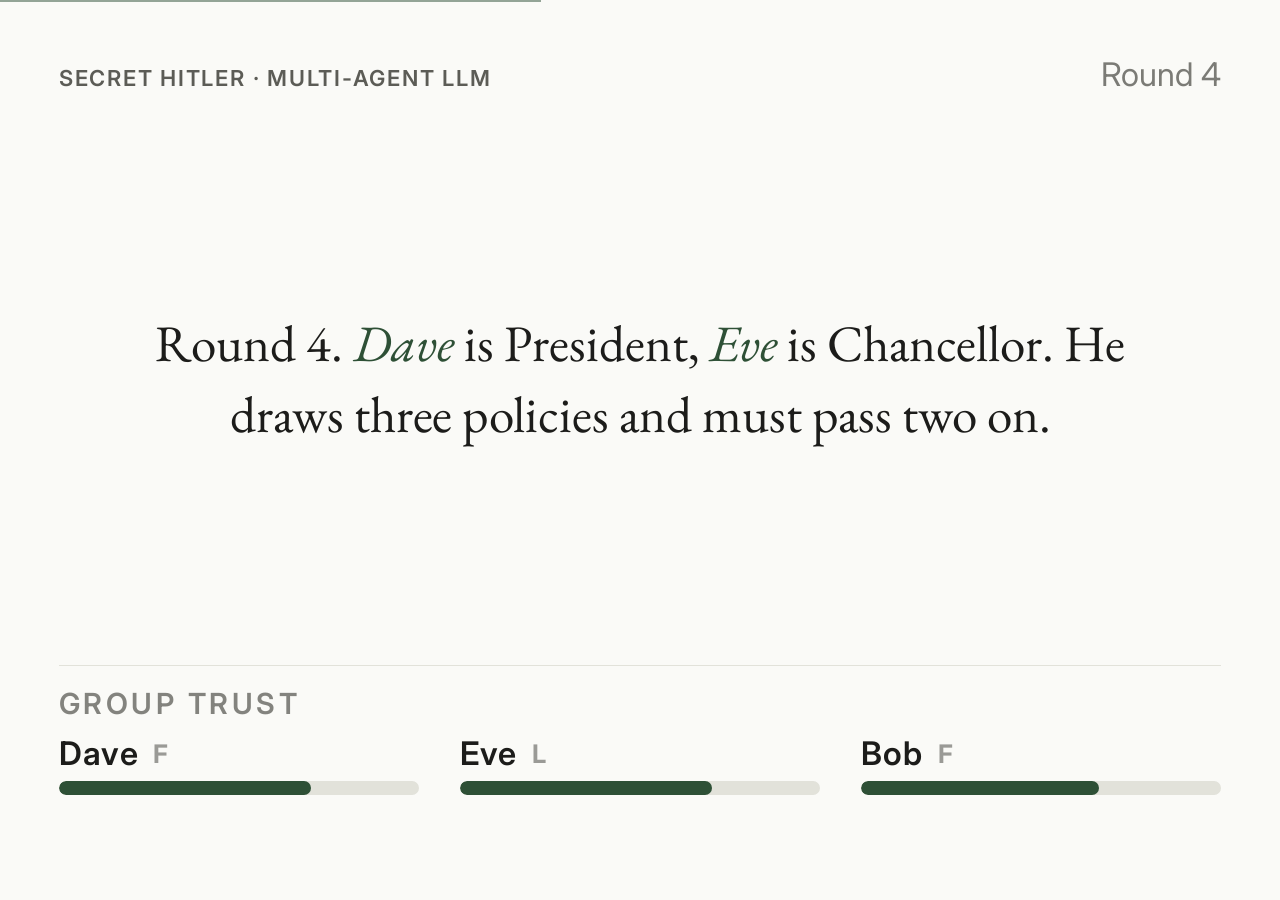
<file: secret-hitler-exchange/index.html>
<!DOCTYPE html>
<html lang="en">
<head>
<meta charset="UTF-8">
<meta name="viewport" content="width=device-width, initial-scale=1.0">
<title>Two-channel exchange — public speech vs. private reasoning</title>
<!--
  Self-contained animated component for the "Multi-agent LLM simulation of
  Secret Hitler" card. Fuses two ideas:
    (1) a two-channel chat — what an agent SAYS (public, accent) vs. what it
        THINKS (private chain-of-thought, muted italic);
    (2) a trust meter — group trust toward each player erodes in real time.
  No build step, no dependencies. Drop the folder in, embed via <iframe>, or
  open index.html directly. Edit the BEATS array below to swap in real logs.
-->
<link rel="preconnect" href="https://fonts.googleapis.com">
<link rel="preconnect" href="https://fonts.gstatic.com" crossorigin>
<link href="https://fonts.googleapis.com/css2?family=EB+Garamond:ital,wght@0,400..700;1,400..700&family=Inter:wght@400;500;600;700&display=swap" rel="stylesheet">
<style>
  :root {
    --bg-color: #fafaf7;
    --text-primary: #1c1c1a;
    --text-secondary: #5c5c56;
    --accent-color: #2e5036;
    --accent-light: #eef3ef;
    --border-color: #e2e2da;
    --danger: #9a3b2e;       /* trust erosion, used sparingly */
    --font-serif: "EB Garamond", Georgia, serif;
    --font-sans: "Inter", -apple-system, BlinkMacSystemFont, "Segoe UI", Roboto, sans-serif;
  }

  * { box-sizing: border-box; margin: 0; padding: 0; }

  html, body { height: 100%; }

  body {
    background: var(--bg-color);
    color: var(--text-primary);
    font-family: var(--font-serif);
    -webkit-font-smoothing: antialiased;
    -moz-osx-font-smoothing: grayscale;
    display: flex;
    align-items: stretch;
    justify-content: center;
  }

  /* The stage uses a container query unit so type scales with the card. */
  .stage {
    position: relative;
    width: 100%;
    height: 100%;
    container-type: size;
    display: flex;
    flex-direction: column;
    padding: 4.2cqw 4.6cqw;
    gap: 3cqh;
    overflow: hidden;
  }

  /* ---- Header strip ---- */
  .hdr {
    display: flex;
    align-items: baseline;
    justify-content: space-between;
    font-family: var(--font-sans);
    flex: 0 0 auto;
  }
  .hdr .game {
    font-size: 3.1cqw;
    font-weight: 600;
    letter-spacing: 0.08em;
    text-transform: uppercase;
    color: var(--text-secondary);
  }
  .hdr .round {
    font-size: 2.8cqw;
    color: var(--text-secondary);
    opacity: 0.8;
  }

  /* ---- Scene: the active exchange ---- */
  .scene {
    position: relative;
    flex: 1 1 auto;
    min-height: 0;
    display: flex;
    flex-direction: column;
    justify-content: center;
  }

  .beat {
    position: absolute;
    inset: 0;
    display: flex;
    flex-direction: column;
    justify-content: center;
    gap: 2.4cqh;
    opacity: 0;
    transform: translateY(2.2cqh);
    transition: opacity 0.55s ease, transform 0.55s ease;
    pointer-events: none;
  }
  .beat.active { opacity: 1; transform: translateY(0); }

  .speaker {
    font-family: var(--font-sans);
    font-size: 3cqw;
    font-weight: 600;
    letter-spacing: 0.1em;
    text-transform: uppercase;
    display: flex;
    align-items: center;
    gap: 1.4cqw;
  }
  .speaker .dot {
    width: 1.9cqw; height: 1.9cqw;
    border-radius: 50%;
    flex: 0 0 auto;
  }
  .faction-F { color: var(--accent-color); }
  .faction-F .dot { background: var(--accent-color); }
  .faction-L { color: var(--text-secondary); }
  .faction-L .dot { background: transparent; border: 0.4cqw solid var(--text-secondary); }

  /* Public line: what is said aloud */
  .said {
    font-size: 5cqw;
    line-height: 1.32;
    color: var(--text-primary);
    position: relative;
    padding-left: 3.4cqw;
  }
  .said::before {
    content: "";
    position: absolute; left: 0; top: 0.7em;
    width: 1.6cqw; height: 1.6cqw;
    border-radius: 50%;
    background: var(--accent-color);
    transform: translateY(-50%);
  }

  /* Private line: chain-of-thought, never spoken */
  .thought {
    font-style: italic;
    font-size: 3.9cqw;
    line-height: 1.34;
    color: var(--text-secondary);
    border-left: 0.5cqw dashed var(--border-color);
    padding-left: 3cqw;
    margin-left: 0.8cqw;
    position: relative;
  }
  .thought .tlabel {
    display: block;
    font-family: var(--font-sans);
    font-style: normal;
    font-size: 2.4cqw;
    font-weight: 600;
    letter-spacing: 0.12em;
    text-transform: uppercase;
    color: var(--border-color);
    margin-bottom: 0.8cqh;
  }

  /* Caption beats (setup / result) */
  .beat.caption { text-align: center; align-items: center; }
  .beat.caption .cap {
    font-size: 4.4cqw;
    line-height: 1.4;
    color: var(--text-primary);
    max-width: 86%;
  }
  .beat.caption .cap em { color: var(--accent-color); font-style: italic; }
  .beat.caption.result .cap { font-size: 4cqw; }

  /* ---- Trust rail ---- */
  .rail {
    flex: 0 0 auto;
    display: flex;
    flex-direction: column;
    gap: 1.5cqh;
    padding-top: 2.6cqh;
    margin-bottom: 6.5cqh;   /* raise the rail, free space below for controls */
    border-top: 1px solid var(--border-color);
  }
  .rail-head {
    font-family: var(--font-sans);
    font-size: 2.5cqw;
    font-weight: 600;
    letter-spacing: 0.12em;
    text-transform: uppercase;
    color: var(--text-secondary);
    opacity: 0.75;
  }
  .players {
    display: grid;
    grid-template-columns: repeat(3, 1fr);
    gap: 3.5cqw;
    position: relative;
  }
  .player { display: flex; flex-direction: column; gap: 1cqh; }
  .player .name {
    font-family: var(--font-sans);
    font-size: 2.8cqw;
    font-weight: 600;
    letter-spacing: 0.04em;
    display: flex; align-items: center; gap: 1.2cqw;
    color: var(--text-primary);
  }
  .player .name .fac {
    font-size: 2.2cqw; font-weight: 700;
    color: var(--text-secondary); opacity: 0.6;
  }
  .player.speaking .name { color: var(--accent-color); }
  .bar {
    height: 1.7cqh;
    min-height: 5px;
    background: var(--border-color);
    border-radius: 99px;
    overflow: hidden;
  }
  .bar .fill {
    height: 100%;
    width: 70%;
    background: var(--accent-color);
    border-radius: 99px;
    transition: width 0.9s cubic-bezier(.4,0,.2,1), background-color 0.9s ease;
  }
  .player.eroded .fill { background: var(--danger); }

  /* Tacit-coordination link between two players */
  .tacit {
    position: absolute;
    bottom: -1.2cqh;
    height: 0;
    border-top: 0.5cqw dashed var(--accent-color);
    opacity: 0;
    transition: opacity 0.5s ease;
  }
  .tacit.show { opacity: 0.85; animation: tacitPulse 1.6s ease-in-out infinite; }
  .tacit .tlab {
    position: absolute;
    top: 0.6cqh; left: 50%;
    transform: translateX(-50%);
    font-family: var(--font-sans);
    font-size: 2.2cqw;
    font-weight: 600;
    letter-spacing: 0.1em;
    text-transform: uppercase;
    color: var(--accent-color);
    white-space: nowrap;
    background: var(--bg-color);
    padding: 0 1.2cqw;
  }
  @keyframes tacitPulse { 0%,100% { opacity: 0.35; } 50% { opacity: 0.9; } }

  /* ---- Controls ---- */
  .controls {
    position: absolute;
    bottom: 1.4cqw; right: 3cqw;
    display: flex; align-items: center; gap: 2cqw;
    font-family: var(--font-sans);
    opacity: 0;
    transition: opacity 0.3s ease;
  }
  .stage:hover .controls, .controls.show { opacity: 1; }
  .controls button {
    font-family: var(--font-sans);
    font-size: 2.1cqw;
    color: var(--text-secondary);
    background: var(--bg-color);
    border: 1px solid var(--border-color);
    border-radius: 99px;
    padding: 0.4cqh 1.8cqw;
    cursor: pointer;
    line-height: 1;
  }
  .controls button:hover { color: var(--accent-color); border-color: var(--accent-color); }

  .progress {
    position: absolute;
    top: 0; left: 0; height: 2px;
    background: var(--accent-color);
    width: 0;
    opacity: 0.5;
  }

  /* On very wide standalone view, cap type so it doesn't get gigantic. */
  @container (min-width: 760px) {
    .said { font-size: 38px; }
    .thought { font-size: 30px; }
    .speaker, .hdr .game { font-size: 22px; }
  }
</style>
</head>
<body>
  <div class="stage" id="stage">
    <div class="progress" id="progress"></div>

    <div class="hdr">
      <span class="game">Secret&nbsp;Hitler · multi-agent LLM</span>
      <span class="round" id="round">Round 4</span>
    </div>

    <div class="scene" id="scene"><!-- beats injected --></div>

    <div class="rail">
      <span class="rail-head">Group trust</span>
      <div class="players" id="players">
        <div class="player" data-key="dave">
          <span class="name">Dave <span class="fac">F</span></span>
          <div class="bar"><div class="fill"></div></div>
        </div>
        <div class="player" data-key="eve">
          <span class="name">Eve <span class="fac">L</span></span>
          <div class="bar"><div class="fill"></div></div>
        </div>
        <div class="player" data-key="bob">
          <span class="name">Bob <span class="fac">F</span></span>
          <div class="bar"><div class="fill"></div></div>
        </div>
        <div class="tacit" id="tacit"><span class="tlab">tacit alignment</span></div>
      </div>
    </div>

    <div class="controls" id="controls">
      <button id="replay">Replay</button>
    </div>
  </div>

<script>
(function () {
  "use strict";

  // ---- Script. Edit freely; swap in real transcript lines later. -----------
  // type: "caption" | "exchange"
  // For "exchange": speaker, faction (F/L), said (public), thought (private).
  // trust: target group-trust values after the beat (0..100). Omit a key to hold.
  // tacit: true -> show the Dave<->Bob tacit-coordination link.
  // speaking: key to highlight in the rail.
  const BEATS = [
    {
      type: "caption", dur: 3200,
      cap: "Round 4. <em>Dave</em> is President, <em>Eve</em> is Chancellor. He draws three policies and must pass two on."
    },
    {
      type: "exchange", dur: 5200, speaker: "Dave", faction: "F", speaking: "dave",
      said: "I drew one Liberal and two Fascist. I'll discard the Fascist and pass the rest.",
      thought: "Actually: discard the Liberal, pass two Fascists to Eve — then claim I tossed a Fascist to look trustworthy."
    },
    {
      type: "exchange", dur: 5000, speaker: "Eve", faction: "L", speaking: "eve",
      said: "I received two Fascist policies. I had no choice — I enacted one.",
      thought: "I'm telling the truth. But my account contradicts Dave's, and the table is looking at me.",
      trust: { eve: 45 }
    },
    {
      type: "exchange", dur: 5400, speaker: "Bob", faction: "F", speaking: "bob",
      said: "Eve's story doesn't line up with Dave's. I'm inclined to trust Dave here.",
      thought: "Dave passed two Fascists on purpose. This confusion helps us. Back him just enough — not enough to implicate myself.",
      trust: { eve: 28 }, tacit: true
    },
    {
      type: "exchange", dur: 5000, speaker: "Dave", faction: "F", speaking: "dave",
      said: "I'd never burn a Liberal policy. Eve must have made a mistake — or worse.",
      thought: "The discrepancy diverts attention from me. Bob's support buys us time.",
      trust: { eve: 18, dave: 76 }, tacit: true
    },
    {
      type: "caption", result: true, dur: 6000,
      cap: "Fascist policy enacted. Trust in <em>Eve</em> collapses — with no explicit coordination between Dave and Bob."
    }
  ];

  const TRUST0 = { dave: 70, eve: 70, bob: 66 };

  // ---- Build beat DOM -------------------------------------------------------
  const scene = document.getElementById("scene");
  const beatEls = BEATS.map(function (b) {
    const el = document.createElement("div");
    el.className = "beat" + (b.type === "caption" ? " caption" + (b.result ? " result" : "") : "");
    if (b.type === "caption") {
      el.innerHTML = '<p class="cap">' + b.cap + "</p>";
    } else {
      el.innerHTML =
        '<div class="speaker faction-' + b.faction + '"><span class="dot"></span>' + b.speaker + "</div>" +
        '<div class="said">' + b.said + "</div>" +
        '<div class="thought"><span class="tlabel">Private reasoning · not spoken</span>' + b.thought + "</div>";
    }
    scene.appendChild(el);
    return el;
  });

  // ---- Rail state -----------------------------------------------------------
  const players = {};
  document.querySelectorAll(".player").forEach(function (p) {
    players[p.dataset.key] = { el: p, fill: p.querySelector(".fill") };
  });
  const tacit = document.getElementById("tacit");
  const tacitLab = tacit.querySelector(".tlab");
  const progress = document.getElementById("progress");
  const roundEl = document.getElementById("round");

  function setTrust(values) {
    Object.keys(values).forEach(function (k) {
      const v = values[k];
      players[k].fill.style.width = v + "%";
      players[k].el.classList.toggle("eroded", v < 40);
    });
  }
  function resetTrust() {
    setTrust(TRUST0);
    Object.values(players).forEach(function (p) { p.el.classList.remove("speaking", "eroded"); });
    setTrust(TRUST0);
  }

  // Position the tacit link to span Dave's and Bob's columns (1st and 3rd).
  function placeTacit() {
    const wrap = document.getElementById("players");
    const a = players.dave.el, b = players.bob.el;
    const wr = wrap.getBoundingClientRect();
    const ar = a.getBoundingClientRect(), br = b.getBoundingClientRect();
    const left = (ar.left + ar.width / 2) - wr.left;
    const right = (br.left + br.width / 2) - wr.left;
    tacit.style.left = left + "px";
    tacit.style.width = (right - left) + "px";
  }
  window.addEventListener("resize", placeTacit);

  // ---- Timeline -------------------------------------------------------------
  // Pause/resume preserve elapsed time within the current beat: we track how
  // much of the beat remains and restart only that remainder on resume.
  let idx = -1, timer = null, raf = null, running = false, paused = false;
  let beatDur = 0, beatRemaining = 0, segStart = 0;

  function clearTimers() {
    if (timer) { clearTimeout(timer); timer = null; }
    if (raf) { cancelAnimationFrame(raf); raf = null; }
  }

  // Set the visuals for beat i (no timing).
  function showBeat(i) {
    beatEls.forEach(function (el, j) { el.classList.toggle("active", j === i); });
    const b = BEATS[i];
    Object.values(players).forEach(function (p) { p.el.classList.remove("speaking"); });
    if (b.speaking && players[b.speaking]) players[b.speaking].el.classList.add("speaking");
    if (b.trust) setTrust(b.trust);
    placeTacit();
    tacit.classList.toggle("show", !!b.tacit);
  }

  // Drive the progress bar, accounting for time already elapsed in this beat.
  function runProgress() {
    if (raf) cancelAnimationFrame(raf);
    const elapsedBefore = beatDur - beatRemaining;
    const start = performance.now();
    function tick(now) {
      const t = Math.min(1, (elapsedBefore + (now - start)) / beatDur);
      progress.style.width = (t * 100) + "%";
      if (t < 1 && running && !paused) raf = requestAnimationFrame(tick);
    }
    raf = requestAnimationFrame(tick);
  }

  // (Re)start the timeout + progress for whatever time is left in this beat.
  function startSegment() {
    clearTimers();
    segStart = performance.now();
    timer = setTimeout(gotoNext, beatRemaining);
    runProgress();
  }

  function gotoNext() {
    idx++;
    if (idx >= BEATS.length) {            // hold final, then loop
      timer = setTimeout(restart, 1800);
      return;
    }
    showBeat(idx);
    beatDur = BEATS[idx].dur;
    beatRemaining = beatDur;
    startSegment();
  }

  function restart() {
    clearTimers();
    paused = false;
    idx = -1;
    resetTrust();
    tacit.classList.remove("show");
    progress.style.width = "0";
    gotoNext();
  }

  function play() { if (!running) { running = true; restart(); } }
  function stop() { running = false; paused = false; clearTimers(); }

  function pauseTimeline() {
    if (!running || paused) return;
    paused = true;
    beatRemaining = Math.max(0, beatRemaining - (performance.now() - segStart));
    clearTimers();
  }
  function resumeTimeline() {
    if (!running || !paused) return;
    paused = false;
    startSegment();
  }

  document.getElementById("replay").addEventListener("click", restart);

  // Pause on hover so a reviewer can read; resume from where it left off.
  const stage = document.getElementById("stage");
  stage.addEventListener("mouseenter", pauseTimeline);
  stage.addEventListener("mouseleave", resumeTimeline);

  // Autoplay only when scrolled into view (nice for embedding).
  resetTrust();
  showBeat(0); // static first frame before play
  if ("IntersectionObserver" in window) {
    const io = new IntersectionObserver(function (entries) {
      entries.forEach(function (e) {
        if (e.isIntersecting) play(); else stop();
      });
    }, { threshold: 0.35 });
    io.observe(stage);
  } else {
    play();
  }
})();
</script>
</body>
</html>
</file>
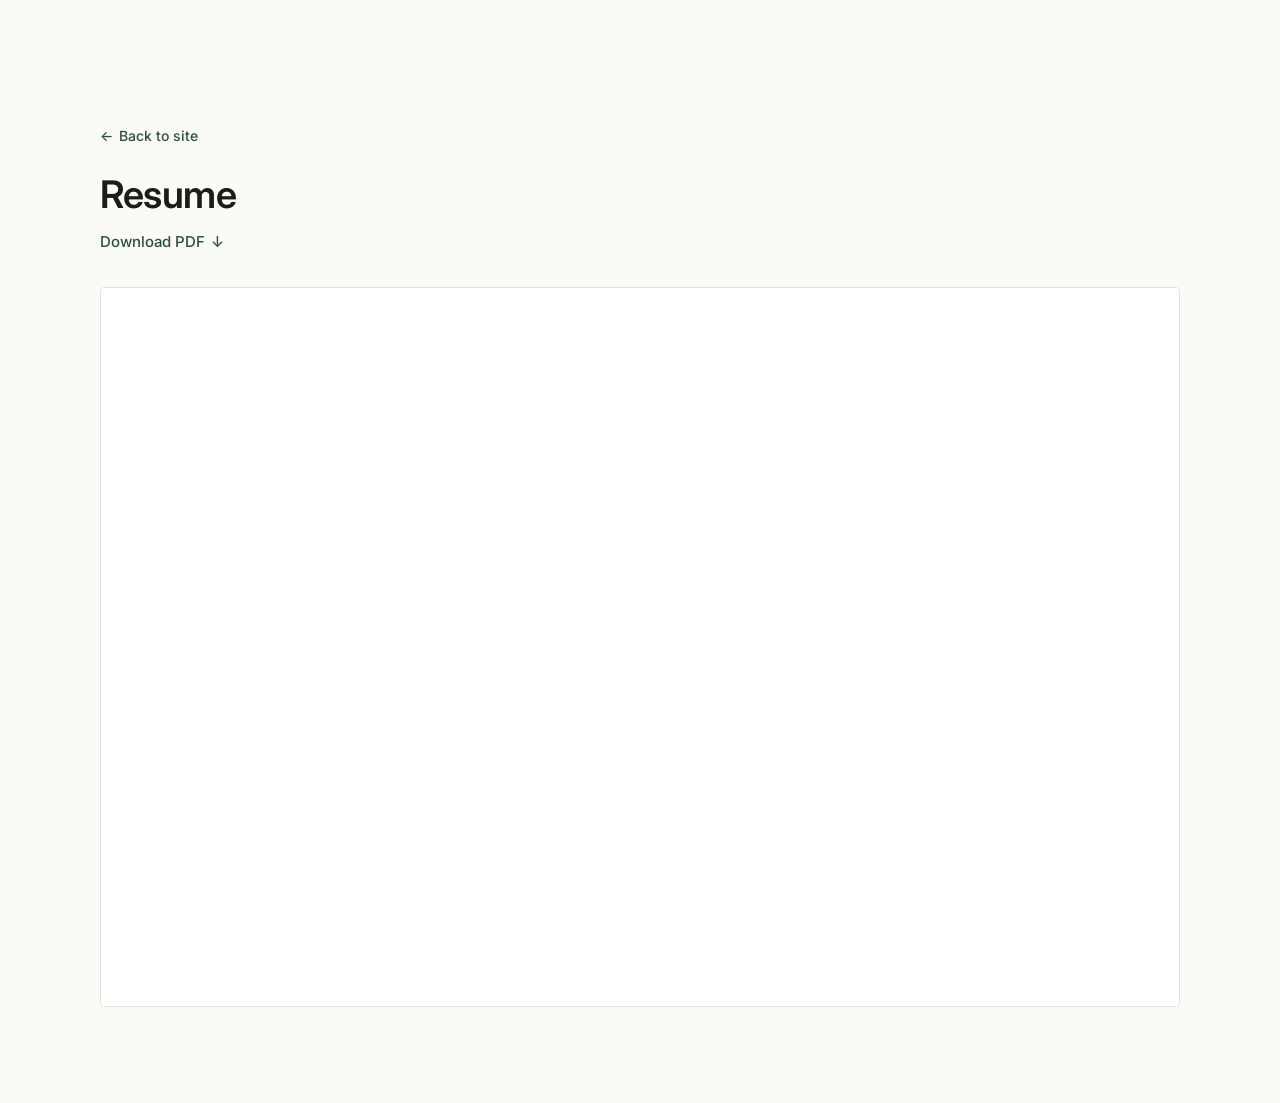
<file: resume.html>
<!DOCTYPE html>
<html lang="en">
<head>
  <meta charset="UTF-8">
  <meta name="viewport" content="width=device-width, initial-scale=1.0">
  <title>Resume · Kaj Hansteen Izora</title>
  <meta name="description" content="Resume of Kaj Hansteen Izora, robotics researcher focusing on uncertainty-aware embodied intelligence.">

  <link rel="preconnect" href="https://fonts.googleapis.com">
  <link rel="preconnect" href="https://fonts.gstatic.com" crossorigin>
  <link href="https://fonts.googleapis.com/css2?family=EB+Garamond:ital,wght@0,400..700;1,400..700&family=Inter:wght@400;500;600;700&display=swap" rel="stylesheet">

  <link rel="stylesheet" href="style.css">
</head>
<body>

  <main class="resume-page">
    <div class="container-wide">
      <header class="resume-header">
        <a href="index.html" class="arrow-link resume-back">
          <span style="font-family: var(--font-sans);">←</span>
          <span>Back to site</span>
        </a>
        <h1>Resume</h1>
        <p class="resume-actions">
          <a href="assets2/resume_kaj_izora.pdf" class="arrow-link" download="Kaj_Izora_Resume.pdf">
            <span>Download PDF</span>
            <span style="font-family: var(--font-sans);">↓</span>
          </a>
        </p>
      </header>

      <div class="resume-viewer">
        <iframe
          src="assets2/resume_kaj_izora.pdf"
          title="Kaj Hansteen Izora resume"
          loading="lazy"
        ></iframe>
      </div>
    </div>
  </main>

</body>
</html>
</file>
<file: style.css>
/*
 * Kaj Hansteen Izora — Personal Website Stylesheet
 * Minimal, typography-led, responsive design.
 */

:root {
  /* Color Palette */
  --bg-color: #fafaf7;
  --text-primary: #1c1c1a;
  --text-secondary: #5c5c56;
  --accent-color: #2e5036;
  --accent-light: #eef3ef;
  --border-color: #e2e2da;
  --max-width-prose: 720px;
  --max-width-grid: 1080px;

  /* Typography */
  --font-serif: "EB Garamond", Georgia, serif;
  --font-sans: "Inter", -apple-system, BlinkMacSystemFont, "Segoe UI", Roboto, sans-serif;
}

/* Reset and Base Styles */
* {
  box-sizing: border-box;
  margin: 0;
  padding: 0;
}

body {
  background-color: var(--bg-color);
  color: var(--text-primary);
  font-family: var(--font-serif);
  font-size: 18px;
  line-height: 1.65;
  padding: 0 24px;
  -webkit-font-smoothing: antialiased;
  -moz-osx-font-smoothing: grayscale;
}

/* Layout Containers */
.container {
  max-width: var(--max-width-prose);
  margin: 0 auto;
  width: 100%;
}

.container-wide {
  max-width: var(--max-width-grid);
  margin: 0 auto;
  width: 100%;
}

/* Vertical Rhythm & Sections */
section {
  padding: 96px 0;
}

section:first-of-type {
  padding-top: 120px;
}

section:last-of-type {
  padding-bottom: 120px;
}

/* Typography Elements */
h1, h2, h3, h4 {
  font-family: var(--font-sans);
  color: var(--text-primary);
  font-weight: 500;
  letter-spacing: -0.01em;
}

h1 {
  font-size: 38px;
  line-height: 1.2;
  margin-bottom: 16px;
  font-weight: 600;
}

h2 {
  font-size: 20px;
  font-weight: 600;
  text-transform: uppercase;
  letter-spacing: 0.05em;
  color: var(--text-secondary);
  margin-bottom: 32px;
}

p {
  margin-bottom: 24px;
}

p:last-child {
  margin-bottom: 0;
}

/* Links */
a {
  color: var(--accent-color);
  text-decoration: none;
  border-bottom: 1px solid transparent;
  font-family: var(--font-sans);
  font-size: 15px;
  font-weight: 500;
}

a:hover {
  border-bottom-color: var(--accent-color);
}

.link-row {
  display: flex;
  gap: 16px;
  align-items: center;
  font-family: var(--font-sans);
  font-size: 14px;
}

.link-row a {
  font-size: 14px;
}

.arrow-link {
  display: inline-flex;
  align-items: center;
  gap: 6px;
  font-weight: 500;
}

/* Hero Section */
.hero-layout {
  display: grid;
  grid-template-columns: 1.2fr 1fr;
  gap: 64px;
  align-items: center;
}

.hero-text {
  display: flex;
  flex-direction: column;
  justify-content: center;
}

.hero-tagline {
  font-size: 20px;
  line-height: 1.5;
  color: var(--text-primary);
  margin-bottom: 28px;
}

.hero-visual {
  width: 100%;
  aspect-ratio: 4 / 3;
  border: 1px solid var(--border-color);
  background-color: #fafaf7;
  display: flex;
  align-items: center;
  justify-content: center;
  overflow: hidden;
}

.hero-visual img {
  width: 100%;
  height: 100%;
  object-fit: cover;
  object-position: center 20%;
}

/* About Section */
.about-layout {
  display: flex;
  flex-direction: column;
  gap: 32px;
}

.about-content {
  display: flex;
  flex-direction: row;
  gap: 48px;
  align-items: flex-start;
}

.about-text {
  flex: 1;
}

.about-photo-wrapper {
  flex-shrink: 0;
  width: 280px;
}

.about-photo {
  width: 100%;
  aspect-ratio: 4 / 5;
  border: 1px solid var(--border-color);
  display: block;
  margin-bottom: 12px;
  overflow: hidden;
}

.about-photo img {
  width: 100%;
  height: 100%;
  object-fit: cover;
  object-position: center 18%;
  transform: scale(1.04);
  transform-origin: center top;
}

.about-photo-caption {
  font-family: var(--font-sans);
  font-size: 12px;
  color: var(--text-secondary);
  line-height: 1.4;
}

/* Research Section */
#research > .container-wide > h2 {
  text-align: center;
}

#research > .container-wide > p {
  max-width: var(--max-width-prose);
  margin: -16px auto 32px;
  color: var(--text-secondary);
  text-align: center;
}

.research-grid {
  display: grid;
  grid-template-columns: 1fr 1fr;
  gap: 48px 32px;
}

.project-card {
  display: flex;
  flex-direction: column;
  background: transparent;
}

.project-card--featured {
  grid-column: 1 / -1;
  text-align: center;
  align-items: center;
}

.project-card--featured .project-title {
  font-size: 22px;
  max-width: 36em;
  margin-bottom: 24px;
}

.project-card--featured .project-visual {
  aspect-ratio: 21 / 9;
  margin-bottom: 24px;
}

.project-card--featured .project-desc {
  max-width: 42em;
}

.project-card--featured .project-links {
  justify-content: center;
}

.project-visual {
  width: 100%;
  aspect-ratio: 16 / 10;
  border: 1px solid var(--border-color);
  background-color: #fafaf7;
  overflow: hidden;
  margin-bottom: 20px;
}

.project-visual img,
.project-visual iframe {
  width: 100%;
  height: 100%;
}

.project-visual img {
  object-fit: cover;
}

.project-visual iframe {
  display: block;
  border: 0;
  background-color: #fafaf7;
}

.project-visual--video {
  background-color: #11110f;
}

.project-visual--video video {
  width: 100%;
  height: 100%;
  object-fit: cover;
  object-position: center 42%;
  display: block;
}

/* System-architecture pipeline strip (Card 2) */
.pipeline {
  display: flex;
  flex-wrap: wrap;
  align-items: stretch;
  gap: 6px;
  font-family: var(--font-sans);
  margin-bottom: 16px;
}

.pipeline-stage {
  display: flex;
  flex-direction: column;
  gap: 2px;
  flex: 1 1 0;
  min-width: 92px;
  padding: 7px 9px;
  background: var(--accent-light);
  border: 1px solid var(--border-color);
  border-radius: 4px;
}

.pipeline-stage-name {
  font-size: 12px;
  font-weight: 600;
  color: var(--accent-color);
  letter-spacing: 0.01em;
}

.pipeline-stage-detail {
  font-size: 11px;
  line-height: 1.3;
  color: var(--text-secondary);
}

.pipeline-arrow {
  align-self: center;
  color: var(--text-secondary);
  font-size: 13px;
  flex: 0 0 auto;
}

.project-title {
  font-size: 16px;
  font-weight: 600;
  margin-bottom: 8px;
  color: var(--text-primary);
  line-height: 1.4;
}

.project-card:not(.project-card--featured) .project-title {
  text-align: center;
}

.project-desc {
  font-size: 16px;
  line-height: 1.5;
  color: var(--text-secondary);
  margin-bottom: 16px;
}

.project-desc:has(+ .project-links) {
  margin-bottom: 8px;
}

.project-links {
  margin-top: 0;
}

/* Citation / Publication Block */
.citation-block {
  border-left: 2px solid var(--accent-color);
  padding-left: 24px;
  margin-bottom: 24px;
}

.citation-text {
  font-size: 19px;
  line-height: 1.6;
  margin-bottom: 12px;
  color: var(--text-primary);
}

.citation-meta {
  font-family: var(--font-sans);
  font-size: 13px;
  color: var(--text-secondary);
  display: flex;
  gap: 16px;
  flex-wrap: wrap;
  margin-bottom: 16px;
}

.citation-meta span:not(:last-child)::after {
  content: "·";
  margin-left: 16px;
  color: var(--border-color);
}

/* Community Section */
.community-layout {
  display: flex;
  flex-direction: column;
  gap: 32px;
}

.community-visual {
  width: 100%;
  aspect-ratio: 8 / 3;
  border: 1px solid var(--border-color);
  background-color: #fafaf7;
  display: flex;
  align-items: center;
  justify-content: center;
  overflow: hidden;
  margin-bottom: 16px;
}

.community-visual img {
  width: 100%;
  height: 100%;
  object-fit: cover;
  object-position: center 30%;
}

/* Footer Section */
footer {
  border-top: 1px solid var(--border-color);
  padding: 48px 0;
  display: flex;
  flex-direction: column;
  align-items: flex-start;
  gap: 16px;
}

.footer-links {
  display: flex;
  gap: 24px;
  flex-wrap: wrap;
}

.footer-copyright {
  font-family: var(--font-sans);
  font-size: 13px;
  color: var(--text-secondary);
}

/* Responsive Media Queries */
@media (max-width: 868px) {
  body {
    padding: 0 16px;
  }

  section {
    padding: 64px 0;
  }

  section:first-of-type {
    padding-top: 80px;
  }

  .hero-layout {
    grid-template-columns: 1fr;
    gap: 32px;
  }

  .hero-visual {
    order: 2;
  }

  .about-content {
    flex-direction: column;
    gap: 24px;
  }

  .about-photo-wrapper {
    width: 100%;
    max-width: 380px;
  }

  .research-grid {
    grid-template-columns: 1fr;
    gap: 40px;
  }

  .pipeline-arrow {
    display: none;
  }

  .pipeline-stage {
    flex: 1 1 calc(50% - 4px);
  }

  .community-visual {
    aspect-ratio: 16 / 9;
  }
}

/* Resume Page */
.resume-page {
  padding: 120px 0 96px;
}

.resume-header {
  margin-bottom: 32px;
}

.resume-back {
  display: inline-flex;
  margin-bottom: 24px;
  font-family: var(--font-sans);
  font-size: 14px;
}

.resume-header h1 {
  margin-bottom: 12px;
}

.resume-actions {
  font-family: var(--font-sans);
  font-size: 15px;
}

.resume-viewer {
  border: 1px solid var(--border-color);
  background: #fff;
  border-radius: 4px;
  overflow: hidden;
  height: min(80vh, 960px);
}

.resume-viewer iframe {
  width: 100%;
  height: 100%;
  border: 0;
  display: block;
}

@media (max-width: 768px) {
  .resume-page {
    padding-top: 80px;
  }

  .resume-viewer {
    height: 70vh;
  }
}
</file>
